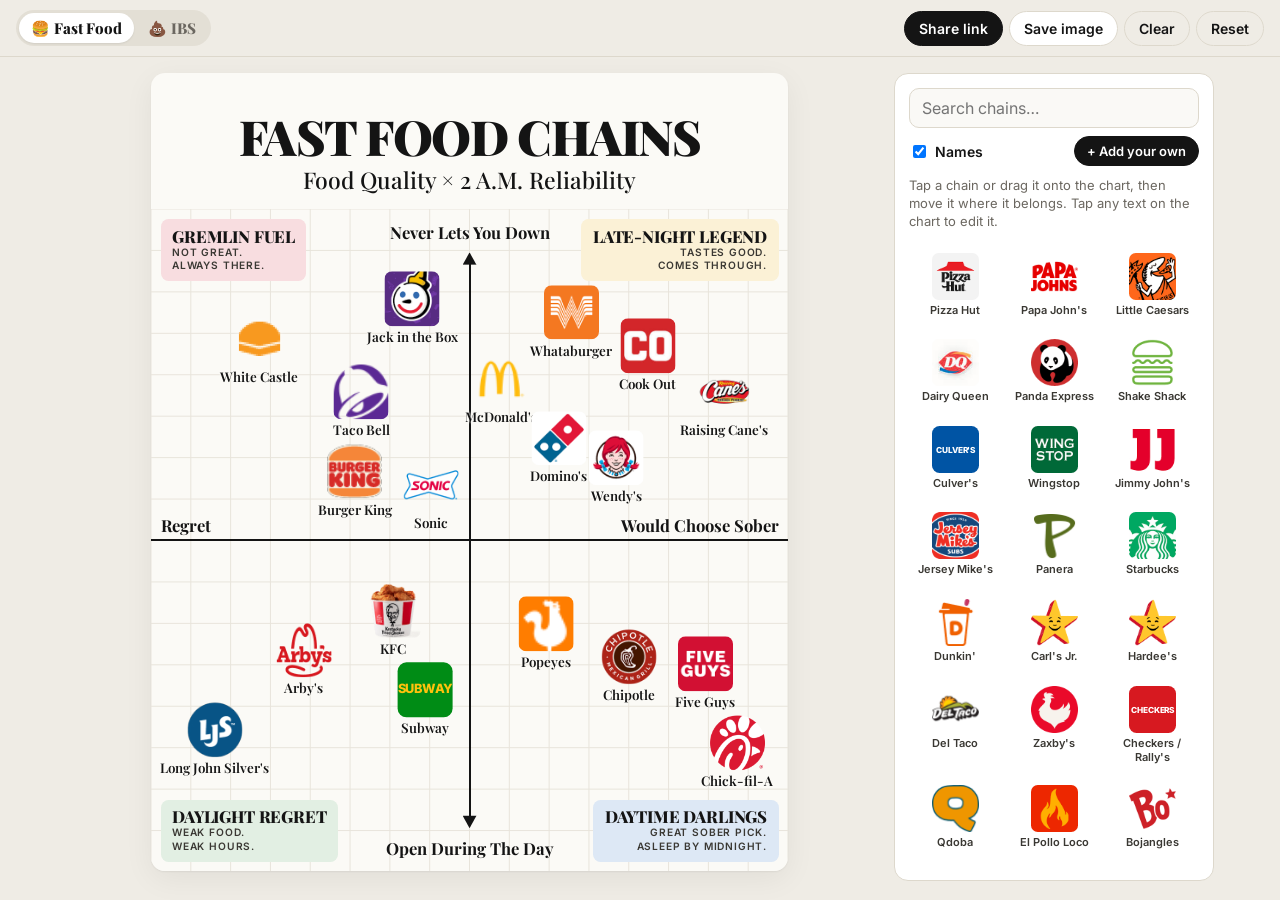
<file: index.html>
<!doctype html>
<html lang="en" data-variant="fastfood">
<head>
  <meta charset="utf-8">
  <meta name="viewport" content="width=device-width, initial-scale=1, viewport-fit=cover">
  <title>Fast Food Plot</title>
  <meta name="description" content="Drag fast food chains around a 2x2 chart, add your own, and share it with friends.">
  <link rel="icon" href="data:image/svg+xml,<svg xmlns='http://www.w3.org/2000/svg' viewBox='0 0 100 100'><text y='.9em' font-size='90'>🍔</text></svg>">
  <link rel="preconnect" href="https://fonts.googleapis.com">
  <link rel="preconnect" href="https://fonts.gstatic.com" crossorigin>
  <link href="https://fonts.googleapis.com/css2?family=Inter:wght@500;600;700&family=Playfair+Display:wght@500;600;700;800;900&display=swap" rel="stylesheet">
  <link rel="stylesheet" href="styles.css?v=9">
</head>
<body>
  <header class="appbar">
    <nav class="brand" aria-label="Charts">
      <a href="./" aria-current="page">🍔<span class="brand-text">Fast Food</span></a>
      <a href="ibs/">💩<span class="brand-text">IBS</span></a>
    </nav>
    <div class="actions">
      <button id="btn-share" class="btn primary">Share<span class="long"> link</span></button>
      <button id="btn-image" class="btn">Save<span class="long"> image</span></button>
      <button id="btn-clear" class="btn ghost" title="Move everything off the chart">Clear</button>
      <button id="btn-reset" class="btn ghost" title="Restore the example chart">Reset</button>
    </div>
  </header>

  <div id="banner" class="banner" hidden>You're looking at a shared chart. Move things around and share your own take.</div>

  <main class="layout">
    <section class="poster" id="poster">
      <h1 class="title" data-paint="text" contenteditable="plaintext-only" spellcheck="false" data-bind="title"></h1>
      <p class="sub" data-paint="text" contenteditable="plaintext-only" spellcheck="false" data-bind="sub"></p>

      <div class="board" id="board" data-paint="grid">
        <div class="axis-x" data-paint="box"></div>
        <div class="axis-y" data-paint="box"></div>
        <i class="arrow up" data-paint="tri-up"></i>
        <i class="arrow down" data-paint="tri-down"></i>

        <div class="ax ax-top" data-paint="text" contenteditable="plaintext-only" spellcheck="false" data-bind="ax.0"></div>
        <div class="ax ax-bottom" data-paint="text" contenteditable="plaintext-only" spellcheck="false" data-bind="ax.1"></div>
        <div class="ax ax-left" data-paint="text" contenteditable="plaintext-only" spellcheck="false" data-bind="ax.2"></div>
        <div class="ax ax-right" data-paint="text" contenteditable="plaintext-only" spellcheck="false" data-bind="ax.3"></div>

        <div class="quad q0" data-paint="box"></div>
        <div class="quad q1" data-paint="box"></div>
        <div class="quad q2" data-paint="box"></div>
        <div class="quad q3" data-paint="box"></div>

        <div class="items" id="items"></div>
      </div>
    </section>

    <aside class="tray" aria-label="Chains to add">
      <div class="tray-head">
        <input id="search" class="search" type="search" placeholder="Search chains…" autocomplete="off">
        <label class="toggle"><input id="names" type="checkbox" checked> Names</label>
        <button id="btn-custom" class="btn primary small">+ Add<span class="long"> your own</span></button>
      </div>
      <div class="tray-tools">
        <button id="btn-custom-m" class="tool dark" type="button" aria-label="Add your own">+</button>
      </div>
      <p class="hint">Tap a chain or drag it onto the chart, then move it where it belongs. Tap any text on the chart to edit it.</p>
      <div class="tiles" id="tiles"></div>
    </aside>
  </main>

  <dialog id="dlg-custom" class="dialog">
    <form method="dialog" id="form-custom">
      <h2>Add your own</h2>
      <label class="field">Name
        <input id="custom-name" name="name" maxlength="24" required placeholder="Grandma's kitchen">
      </label>
      <label class="field">Image <span class="muted">(optional)</span>
        <input id="custom-file" type="file" accept="image/*">
      </label>
      <label class="field row">Badge color <span class="muted">(used when there's no image)</span>
        <input id="custom-color" type="color" value="#e4572e">
      </label>
      <div class="preview"><div id="custom-preview" class="item static"></div></div>
      <div class="dlg-actions">
        <button value="cancel" formnovalidate class="btn ghost">Cancel</button>
        <button value="ok" class="btn primary">Add to chart</button>
      </div>
    </form>
  </dialog>

  <dialog id="dlg-share" class="dialog">
    <form method="dialog">
      <h2>Share your chart</h2>
      <p class="muted">Everything lives in the link itself, so there's nothing to sign up for. Anyone who opens it sees your chart.</p>
      <input id="share-url" class="share-url" readonly>
      <p id="share-warn" class="warn" hidden></p>
      <div class="dlg-actions">
        <button value="close" class="btn ghost">Close</button>
        <button type="button" id="btn-native-share" class="btn" hidden>Share…</button>
        <button type="button" id="btn-copy" class="btn primary">Copy link</button>
      </div>
    </form>
  </dialog>

  <div id="toast" class="toast" role="status" aria-live="polite"></div>

  <script type="module" src="js/app.js?v=9"></script>
</body>
</html>
</file>
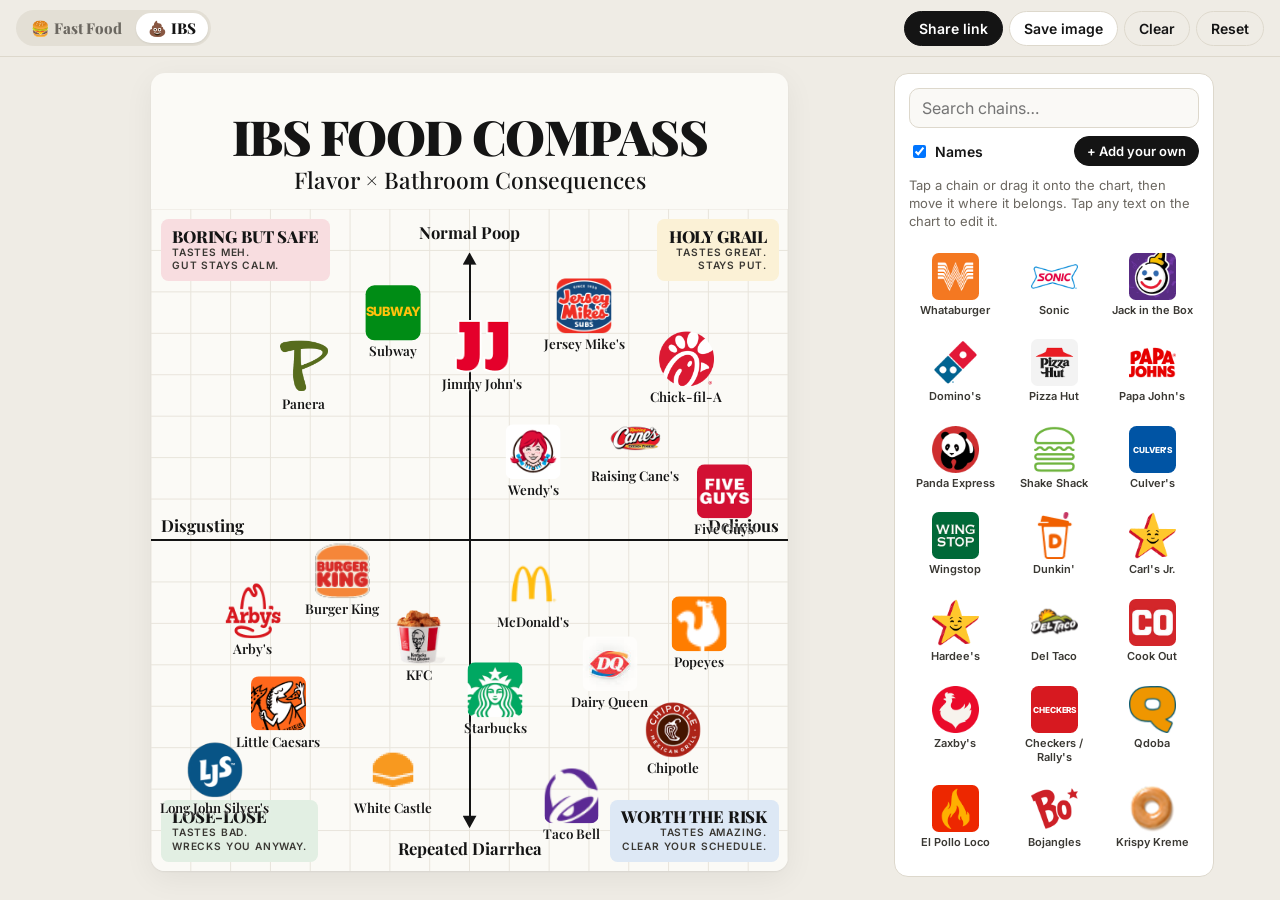
<file: ibs/index.html>
<!doctype html>
<html lang="en" data-variant="ibs">
<head>
  <meta charset="utf-8">
  <meta name="viewport" content="width=device-width, initial-scale=1, viewport-fit=cover">
  <title>IBS Food Compass</title>
  <meta name="description" content="Rate fast food chains by flavor and what they do to your gut. Drag, add your own, share it with friends.">
  <link rel="icon" href="data:image/svg+xml,<svg xmlns='http://www.w3.org/2000/svg' viewBox='0 0 100 100'><text y='.9em' font-size='90'>💩</text></svg>">
  <link rel="preconnect" href="https://fonts.googleapis.com">
  <link rel="preconnect" href="https://fonts.gstatic.com" crossorigin>
  <link href="https://fonts.googleapis.com/css2?family=Inter:wght@500;600;700&family=Playfair+Display:wght@500;600;700;800;900&display=swap" rel="stylesheet">
  <link rel="stylesheet" href="../styles.css?v=9">
</head>
<body>
  <header class="appbar">
    <nav class="brand" aria-label="Charts">
      <a href="../">🍔<span class="brand-text">Fast Food</span></a>
      <a href="./" aria-current="page">💩<span class="brand-text">IBS</span></a>
    </nav>
    <div class="actions">
      <button id="btn-share" class="btn primary">Share<span class="long"> link</span></button>
      <button id="btn-image" class="btn">Save<span class="long"> image</span></button>
      <button id="btn-clear" class="btn ghost" title="Move everything off the chart">Clear</button>
      <button id="btn-reset" class="btn ghost" title="Restore the example chart">Reset</button>
    </div>
  </header>

  <div id="banner" class="banner" hidden>You're looking at a shared chart. Move things around and share your own take.</div>

  <main class="layout">
    <section class="poster" id="poster">
      <h1 class="title" data-paint="text" contenteditable="plaintext-only" spellcheck="false" data-bind="title"></h1>
      <p class="sub" data-paint="text" contenteditable="plaintext-only" spellcheck="false" data-bind="sub"></p>

      <div class="board" id="board" data-paint="grid">
        <div class="axis-x" data-paint="box"></div>
        <div class="axis-y" data-paint="box"></div>
        <i class="arrow up" data-paint="tri-up"></i>
        <i class="arrow down" data-paint="tri-down"></i>

        <div class="ax ax-top" data-paint="text" contenteditable="plaintext-only" spellcheck="false" data-bind="ax.0"></div>
        <div class="ax ax-bottom" data-paint="text" contenteditable="plaintext-only" spellcheck="false" data-bind="ax.1"></div>
        <div class="ax ax-left" data-paint="text" contenteditable="plaintext-only" spellcheck="false" data-bind="ax.2"></div>
        <div class="ax ax-right" data-paint="text" contenteditable="plaintext-only" spellcheck="false" data-bind="ax.3"></div>

        <div class="quad q0" data-paint="box"></div>
        <div class="quad q1" data-paint="box"></div>
        <div class="quad q2" data-paint="box"></div>
        <div class="quad q3" data-paint="box"></div>

        <div class="items" id="items"></div>
      </div>
    </section>

    <aside class="tray" aria-label="Chains to add">
      <div class="tray-head">
        <input id="search" class="search" type="search" placeholder="Search chains…" autocomplete="off">
        <label class="toggle"><input id="names" type="checkbox" checked> Names</label>
        <button id="btn-custom" class="btn primary small">+ Add<span class="long"> your own</span></button>
      </div>
      <div class="tray-tools">
        <button id="btn-custom-m" class="tool dark" type="button" aria-label="Add your own">+</button>
      </div>
      <p class="hint">Tap a chain or drag it onto the chart, then move it where it belongs. Tap any text on the chart to edit it.</p>
      <div class="tiles" id="tiles"></div>
    </aside>
  </main>

  <dialog id="dlg-custom" class="dialog">
    <form method="dialog" id="form-custom">
      <h2>Add your own</h2>
      <label class="field">Name
        <input id="custom-name" name="name" maxlength="24" required placeholder="Gas station sushi">
      </label>
      <label class="field">Image <span class="muted">(optional)</span>
        <input id="custom-file" type="file" accept="image/*">
      </label>
      <label class="field row">Badge color <span class="muted">(used when there's no image)</span>
        <input id="custom-color" type="color" value="#e4572e">
      </label>
      <div class="preview"><div id="custom-preview" class="item static"></div></div>
      <div class="dlg-actions">
        <button value="cancel" formnovalidate class="btn ghost">Cancel</button>
        <button value="ok" class="btn primary">Add to chart</button>
      </div>
    </form>
  </dialog>

  <dialog id="dlg-share" class="dialog">
    <form method="dialog">
      <h2>Share your chart</h2>
      <p class="muted">Everything lives in the link itself, so there's nothing to sign up for. Anyone who opens it sees your chart.</p>
      <input id="share-url" class="share-url" readonly>
      <p id="share-warn" class="warn" hidden></p>
      <div class="dlg-actions">
        <button value="close" class="btn ghost">Close</button>
        <button type="button" id="btn-native-share" class="btn" hidden>Share…</button>
        <button type="button" id="btn-copy" class="btn primary">Copy link</button>
      </div>
    </form>
  </dialog>

  <div id="toast" class="toast" role="status" aria-live="polite"></div>

  <script type="module" src="../js/app.js?v=9"></script>
</body>
</html>
</file>
<file: styles.css>
:root {
  --paper: #fbfaf6;
  --ink: #141414;
  --muted: #6b6760;
  --grid: #e8e4db;
  --line: #ddd8cc;
  --accent: #d62828;
  --q0: #f8dde0;
  --q1: #fbf1d6;
  --q2: #e2efe3;
  --q3: #dde8f5;
  --serif: 'Playfair Display', Georgia, serif;
  --sans: 'Inter', system-ui, -apple-system, sans-serif;
  --tray-h: 0px;
}

* { box-sizing: border-box; }
html, body { margin: 0; }
body {
  background: #efece5;
  color: var(--ink);
  font-family: var(--sans);
  -webkit-tap-highlight-color: transparent;
  padding-bottom: calc(var(--tray-h) + env(safe-area-inset-bottom));
}
button { font: inherit; color: inherit; }

/* ---------- App bar ---------- */
.appbar {
  position: sticky; top: 0; z-index: 20;
  display: flex; align-items: center; justify-content: space-between; gap: 12px;
  padding: 10px 16px; padding-top: max(10px, env(safe-area-inset-top));
  background: rgba(239, 236, 229, .92); backdrop-filter: blur(8px);
  border-bottom: 1px solid var(--line);
}
.brand { display: flex; gap: 2px; padding: 3px; border-radius: 999px; background: #e3dfd5; }
.brand a {
  display: flex; align-items: center; gap: 4px; padding: 5px 12px; border-radius: 999px;
  font-family: var(--serif); font-weight: 800; font-size: 15px; white-space: nowrap;
  color: var(--muted); text-decoration: none;
}
.brand a[aria-current] { background: #fff; color: var(--ink); box-shadow: 0 1px 2px rgba(0,0,0,.08); }
.actions { display: flex; gap: 6px; flex-wrap: wrap; justify-content: flex-end; }

.btn {
  border: 1px solid var(--line); background: #fff; border-radius: 999px;
  padding: 8px 14px; font-weight: 600; font-size: 14px; cursor: pointer; white-space: nowrap;
}
.btn:hover { border-color: #bfb9ab; }
.btn.primary { background: var(--ink); border-color: var(--ink); color: #fff; }
.btn.primary:hover { background: #333; }
.btn.ghost { background: transparent; }
.btn.small { padding: 6px 12px; font-size: 13px; }
.btn:focus-visible, .tile:focus-visible { outline: 2px solid var(--accent); outline-offset: 2px; }

.banner {
  margin: 12px auto 0; max-width: 1180px; padding: 10px 14px; border-radius: 10px;
  background: #fff6d6; border: 1px solid #f0dd9a; font-size: 14px; width: calc(100% - 32px);
}

/* ---------- Layout ---------- */
.layout {
  display: grid; gap: 20px; padding: 16px; margin: 0 auto; max-width: 1180px;
  grid-template-columns: minmax(0, 1fr) 320px; align-items: start;
}

/* ---------- Poster ---------- */
.poster {
  container-type: inline-size;
  background: var(--paper);
  border-radius: 14px; box-shadow: 0 1px 2px rgba(0,0,0,.06), 0 8px 30px rgba(0,0,0,.06);
  padding: 3cqw 0 0; overflow: hidden;
  width: min(100%, calc((100svh - 110px) / 1.24)); justify-self: center;
}
.title {
  margin: 0 3cqw; text-align: center; font-family: var(--serif); font-weight: 900;
  font-size: 7.6cqw; line-height: 1.05; letter-spacing: -0.03em;
}
.sub {
  margin: .6cqw 3cqw 2.4cqw; text-align: center; font-family: var(--serif); font-weight: 500;
  font-size: 3.6cqw; line-height: 1.2;
}

[contenteditable] { outline: none; border-radius: 4px; cursor: text; }
[contenteditable]:hover { box-shadow: 0 0 0 1px rgba(0,0,0,.15); }
[contenteditable]:focus { box-shadow: 0 0 0 2px var(--accent); }
[contenteditable]:empty::before { content: 'Type here'; opacity: .35; }

/* ---------- Board ---------- */
.board {
  container-type: inline-size;
  position: relative; aspect-ratio: 1 / 1.04; overflow: hidden;
  background-color: var(--paper);
  background-image: linear-gradient(var(--grid) 1px, transparent 1px), linear-gradient(90deg, var(--grid) 1px, transparent 1px);
  background-size: 6.25% 6.25%; /* 16 cells; export.js GRID_CELLS */
  background-position: -0.5px -0.5px;
  touch-action: pan-y;
}
.axis-x { position: absolute; left: 0; right: 0; top: 50%; height: 2px; margin-top: -1px; background: var(--ink); }
.axis-y { position: absolute; left: 50%; top: 7.5%; bottom: 7.5%; width: 2px; margin-left: -1px; background: var(--ink); }
.arrow { position: absolute; left: 50%; width: 2.2cqw; height: 2cqw; margin-left: -1.1cqw; background: var(--ink); }
.arrow.up { top: 7.5%; transform: translateY(-50%); clip-path: polygon(50% 0, 100% 100%, 0 100%); }
.arrow.down { bottom: 7.5%; transform: translateY(50%); clip-path: polygon(0 0, 100% 0, 50% 100%); }

.ax {
  position: absolute; font-family: var(--serif); font-weight: 700; font-size: 2.6cqw;
  white-space: nowrap; padding: 0 .5cqw; line-height: 1.25; z-index: 1;
}
.ax-top { top: 2%; left: 50%; transform: translateX(-50%); text-align: center; }
.ax-bottom { bottom: 2%; left: 50%; transform: translateX(-50%); text-align: center; }
.ax-left { left: 1%; top: 50%; transform: translateY(calc(-100% - .6cqw)); }
.ax-right { right: 1%; top: 50%; transform: translateY(calc(-100% - .6cqw)); text-align: right; }

.quad {
  position: absolute; padding: 1.2cqw 1.8cqw; border-radius: 1.2cqw; max-width: 31%; z-index: 1;
  display: flex; flex-direction: column;
}
.q0 { top: 1.5%; left: 1.5%; background: var(--q0); }
.q1 { top: 1.5%; right: 1.5%; background: var(--q1); align-items: flex-end; text-align: right; }
.q2 { bottom: 1.5%; left: 1.5%; background: var(--q2); }
.q3 { bottom: 1.5%; right: 1.5%; background: var(--q3); align-items: flex-end; text-align: right; }
.q1 > *, .q3 > * { text-align: right; }
.qt { font-family: var(--serif); font-weight: 800; font-size: 2.6cqw; line-height: 1.15; text-transform: uppercase; letter-spacing: -0.01em; white-space: nowrap; }
.qc { font-family: var(--sans); font-weight: 600; font-size: 1.6cqw; line-height: 1.35; text-transform: uppercase; letter-spacing: .08em; color: #3a3833; white-space: nowrap; }

/* ---------- Items (shared by board, tray, preview) ---------- */
.items { position: absolute; inset: 0; z-index: 2; pointer-events: none; }
.item {
  position: absolute; display: flex; flex-direction: column; align-items: center;
  transform: translate(-50%, -50%); pointer-events: auto; cursor: grab; touch-action: none;
  user-select: none; -webkit-user-select: none;
}
.item::before { content: ''; position: absolute; inset: -12px; } /* bigger touch target than the logo */
.item.pressed { z-index: 5; }
.item.dragging { cursor: grabbing; }
.item.pressed .logo { transform: scale(1.5); filter: drop-shadow(0 6px 10px rgba(0,0,0,.25)); }
.item.pop .logo { animation: pop .5s ease; }
@keyframes pop { 0% { transform: scale(.4); } 60% { transform: scale(1.2); } 100% { transform: scale(1); } }

.logo {
  width: 8.6cqw; height: 8.6cqw; display: grid; place-items: center;
  border-radius: 1.4cqw; transition: transform .12s ease-out;
}
.logo img { width: 100%; height: 100%; object-fit: contain; border-radius: 1.2cqw; pointer-events: none; -webkit-user-drag: none; }
.logo.badge { overflow: hidden; }
.logo.badge span {
  font-family: var(--sans); font-weight: 800; letter-spacing: -0.02em; line-height: 1;
  white-space: nowrap; text-align: center;
}
.name {
  margin-top: .5cqw; font-family: var(--serif); font-weight: 600; font-size: max(8px, 2.1cqw);
  line-height: 1.15; white-space: nowrap; text-align: center;
  text-shadow: 0 0 3px var(--paper), 0 0 3px var(--paper);
}
.hide-names .items .name { display: none; }

.item.sel .logo { box-shadow: 0 0 0 2px var(--paper), 0 0 0 4px var(--accent); }
.remove {
  position: absolute; top: -10px; right: -12px; width: 26px; height: 26px; border-radius: 50%;
  border: 2px solid var(--paper); background: var(--accent); color: #fff; font-size: 15px; line-height: 1;
  display: none; place-items: center; cursor: pointer; padding: 0;
}
.item.sel .remove { display: grid; }

/* ---------- Tray ---------- */
.tray {
  background: #fff; border-radius: 14px; border: 1px solid var(--line); padding: 14px;
  position: sticky; top: 74px; max-height: calc(100svh - 92px); display: flex; flex-direction: column;
}
.tray-head { display: flex; flex-wrap: wrap; gap: 8px; align-items: center; }
.search {
  flex: 1 1 100%; min-width: 0; padding: 9px 12px; border-radius: 10px; border: 1px solid var(--line);
  font: inherit; font-size: 16px; background: #faf9f6;
}
.toggle { display: flex; gap: 6px; align-items: center; font-size: 14px; font-weight: 600; margin-right: auto; cursor: pointer; }
.hint { font-size: 13px; color: var(--muted); margin: 10px 0; line-height: 1.4; }
.tiles {
  display: grid; grid-template-columns: repeat(auto-fill, minmax(78px, 1fr)); gap: 6px;
  overflow-y: auto; margin: 0 -4px; padding: 4px; overscroll-behavior: contain;
}
.tile {
  container-type: inline-size; position: relative;
  display: flex; flex-direction: column; align-items: center; gap: 4px; padding: 8px 4px;
  border-radius: 10px; cursor: pointer; user-select: none; -webkit-user-select: none; touch-action: pan-y;
}
@media (hover: hover) { .tile:hover { background: #f4f2ec; } }
.tile:active { background: #f4f2ec; }
.tile:active .logo { transform: scale(1.15); }
.tray-tools { display: none; }
.tile .logo { width: 56cqw; height: 56cqw; border-radius: 9cqw; }
.tile .logo img { border-radius: 8cqw; }
.tile .tname { font-size: 11px; font-weight: 600; text-align: center; line-height: 1.2; color: #3a3833; }
.tile .del {
  position: absolute; top: 2px; right: 2px; width: 22px; height: 22px; border-radius: 50%; border: 0;
  background: #eee; font-size: 13px; line-height: 1; cursor: pointer; padding: 0;
}
.tiles .empty { grid-column: 1 / -1; color: var(--muted); font-size: 14px; text-align: center; padding: 16px; }

.ghost-drag { position: fixed; z-index: 100; pointer-events: none; transform: translate(-50%, -50%) scale(1.1); filter: drop-shadow(0 8px 14px rgba(0,0,0,.25)); }
.ghost-drag .logo { width: 56px; height: 56px; border-radius: 10px; }

/* ---------- Dialogs ---------- */
.dialog {
  border: 0; border-radius: 16px; padding: 22px; width: min(440px, calc(100vw - 32px));
  box-shadow: 0 20px 60px rgba(0,0,0,.25);
}
.dialog::backdrop { background: rgba(20, 20, 20, .45); }
.dialog h2 { margin: 0 0 14px; font-family: var(--serif); font-weight: 800; }
.field { display: flex; flex-direction: column; gap: 6px; font-weight: 600; font-size: 14px; margin-bottom: 14px; }
.field.row { flex-direction: row; flex-wrap: wrap; align-items: center; }
.field input:not([type=color]) { font: inherit; font-weight: 400; font-size: 16px; padding: 9px 12px; border-radius: 10px; border: 1px solid var(--line); }
.field input[type=color] { width: 44px; height: 32px; border: 1px solid var(--line); border-radius: 8px; padding: 2px; background: #fff; }
.muted { color: var(--muted); font-weight: 400; font-size: 13px; }
.preview {
  container-type: inline-size; height: 120px; position: relative; border-radius: 12px;
  background: var(--paper); border: 1px dashed var(--line); margin-bottom: 16px;
}
.preview .item { left: 50%; top: 50%; cursor: default; }
.preview .logo { width: 64px; height: 64px; border-radius: 12px; }
.preview .name { font-size: 15px; margin-top: 6px; }
.dlg-actions { display: flex; gap: 8px; justify-content: flex-end; flex-wrap: wrap; }
.share-url { width: 100%; font: inherit; font-size: 14px; padding: 10px 12px; border-radius: 10px; border: 1px solid var(--line); background: #faf9f6; margin: 4px 0 12px; }
.warn { font-size: 13px; background: #fff6d6; padding: 8px 10px; border-radius: 8px; margin: 0 0 12px; }

.toast {
  position: fixed; left: 50%; bottom: calc(var(--tray-h) + 20px + env(safe-area-inset-bottom)); z-index: 200;
  transform: translate(-50%, 20px); opacity: 0; transition: .2s; pointer-events: none;
  background: var(--ink); color: #fff; padding: 10px 16px; border-radius: 999px; font-size: 14px; font-weight: 600;
}
.toast.show { opacity: 1; transform: translate(-50%, 0); }

/* ---------- Mobile: chart on top, tray docked to the bottom ---------- */
@media (max-width: 860px) {
  :root { --tray-h: 56px; }
  .layout { grid-template-columns: minmax(0, 1fr); padding: 12px 16px; gap: 12px; }
  /* Fill the screen between the app bar and the bottom bar; the board takes the extra height. */
  .poster {
    width: 100%; display: flex; flex-direction: column;
    min-height: calc(100svh - 58px - env(safe-area-inset-top) - 24px - var(--tray-h) - min(env(safe-area-inset-bottom), 20px));
  }
  .board { aspect-ratio: auto; flex: 1; min-height: 100cqw; }
  .btn { padding: 7px 11px; font-size: 13px; }
  .tray {
    position: fixed; left: 0; right: 0; bottom: 0; top: auto; z-index: 30; max-height: none;
    height: calc(var(--tray-h) + min(env(safe-area-inset-bottom), 20px)); border-radius: 14px 14px 0 0;
    border-width: 1px 0 0; padding: 0 0 min(env(safe-area-inset-bottom), 20px);
    box-shadow: 0 -6px 24px rgba(0,0,0,.08); flex-direction: row; align-items: center;
  }
  .tray-head, .hint { display: none; }
  .tray-tools { display: flex; padding: 0 2px 0 10px; flex: none; }
  .tool {
    width: 40px; height: 40px; border-radius: 50%; border: 0; padding: 0; cursor: pointer;
    background: var(--ink); color: #fff; font-size: 24px; line-height: 1;
  }
  .tiles {
    display: flex; overflow-x: auto; overflow-y: hidden; margin: 0; padding: 0 8px 0 2px; gap: 0;
    flex: 1; align-self: stretch; align-items: center; scrollbar-width: none;
  }
  .tiles::-webkit-scrollbar { display: none; }
  .tile { flex: 0 0 54px; padding: 4px 5px; touch-action: pan-x; }
  .tile .logo { width: 44px; height: 44px; border-radius: 9px; }
  .tile .logo img { border-radius: 8px; }
  .tile .tname { display: none; }
  .tiles .empty { flex: 1; }
}
@media (max-width: 560px) {
  .appbar { padding-left: 12px; padding-right: 12px; gap: 8px; }
  .brand-text, .long { display: none; }
  .brand a { padding: 5px 9px; font-size: 17px; }
  .actions { flex-wrap: nowrap; gap: 4px; }
  .btn { padding: 7px 10px; }
}
</file>
